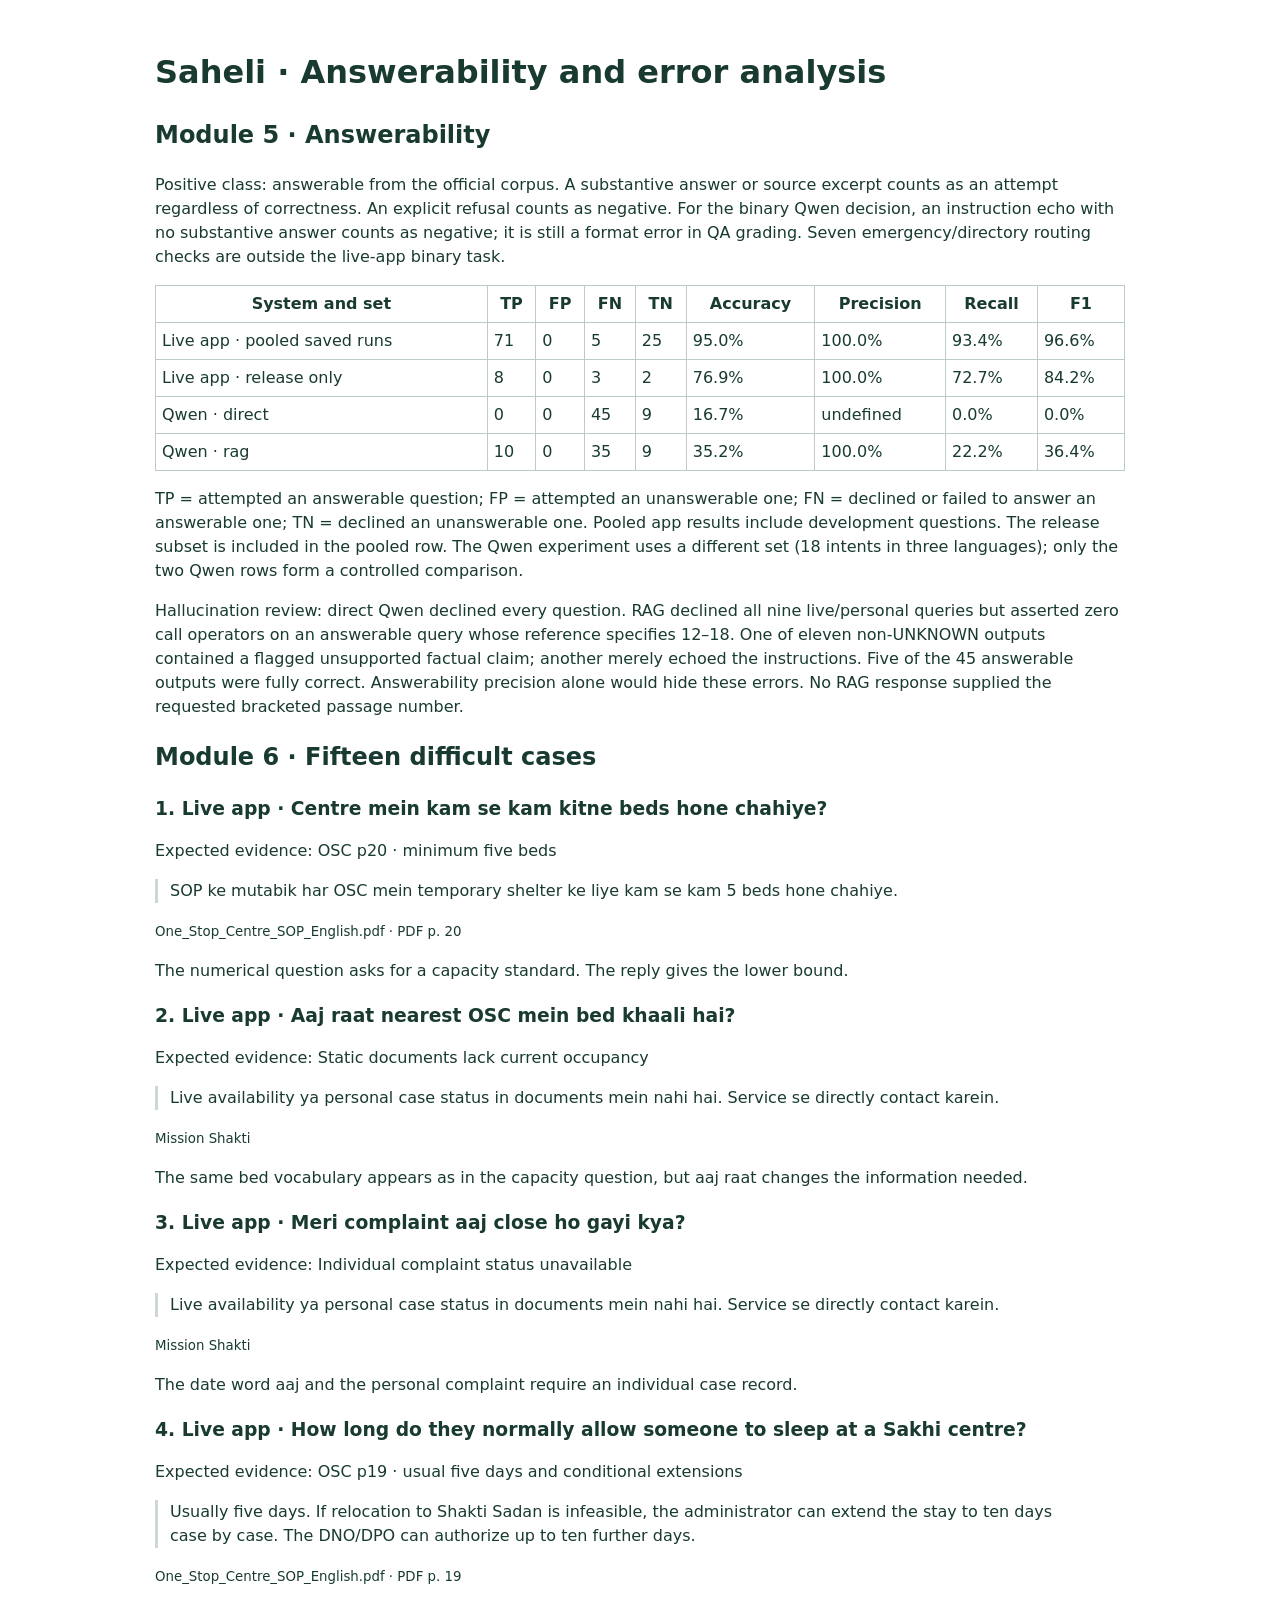
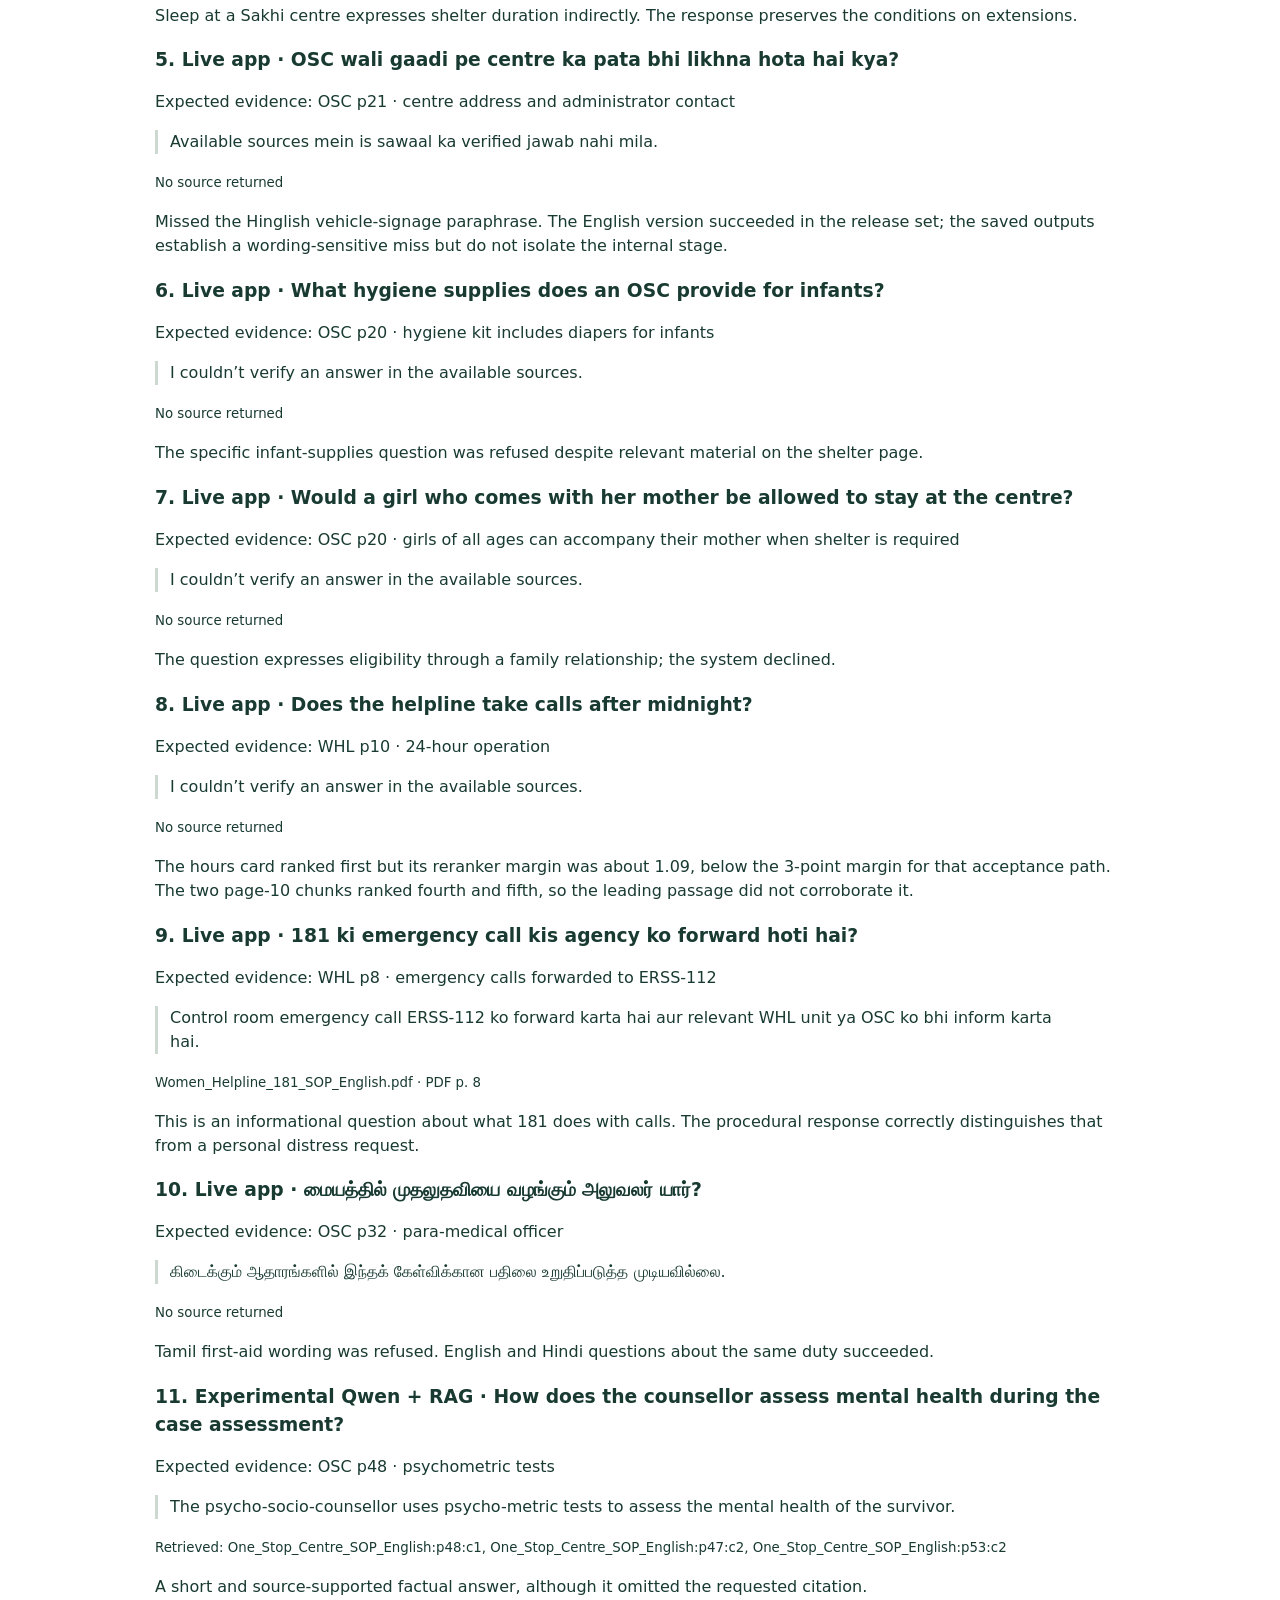
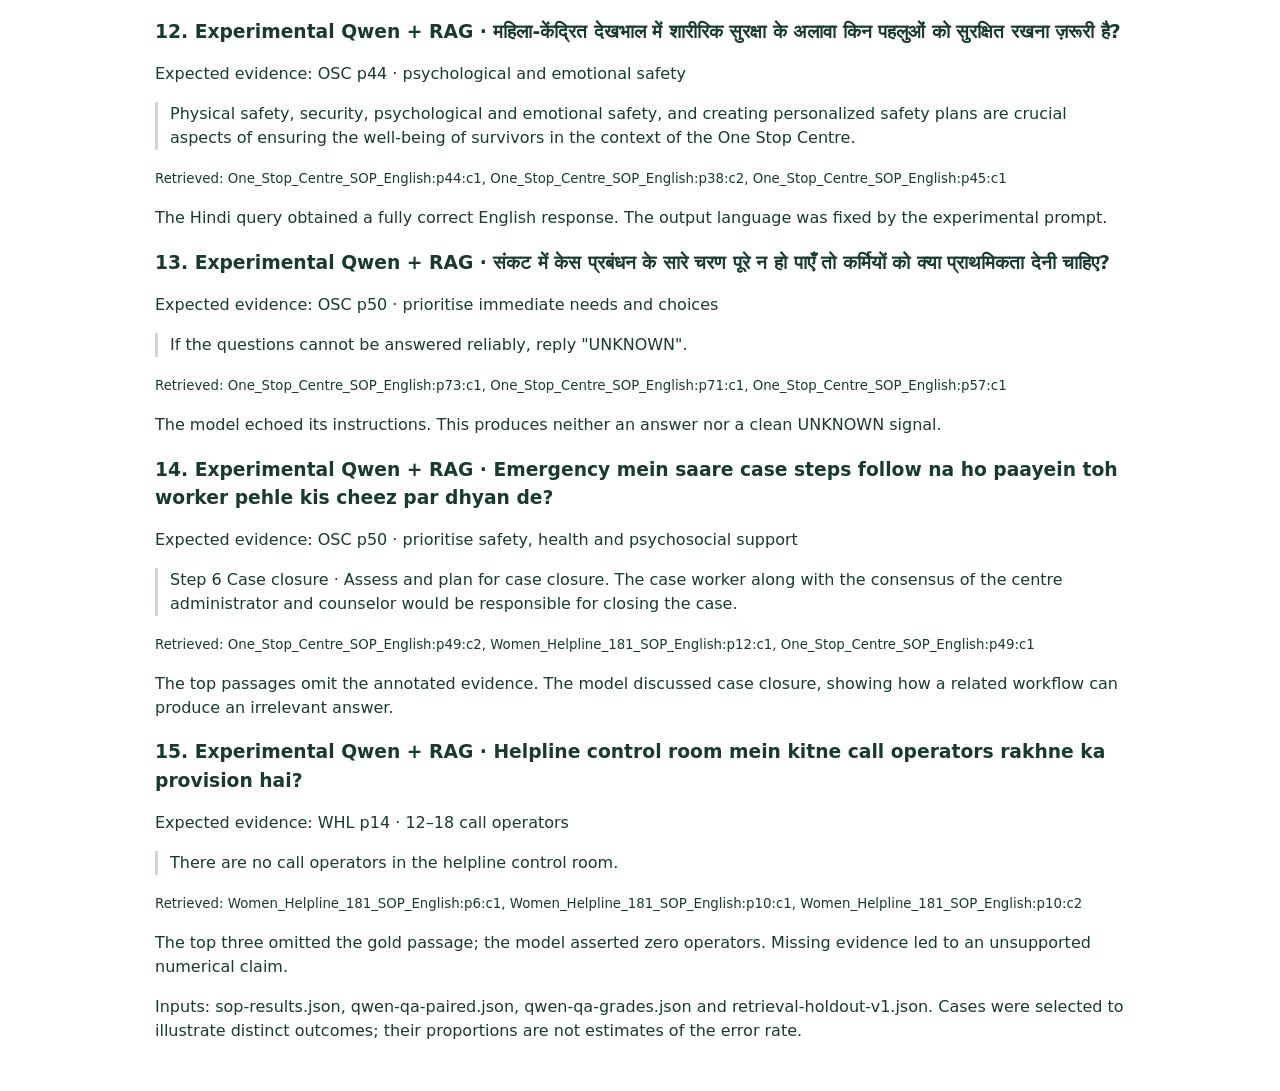
<file: evaluation/modules-5-6-analysis.html>
<!doctype html><meta charset=utf-8><title>Saheli | Answerability and error analysis</title><style>body{max-width:970px;margin:3em auto;padding:0 1em;color:#183a31;font:16px/1.5 system-ui}table{border-collapse:collapse;width:100%}td,th{border:1px solid #bccbc3;padding:6px}h3{margin-bottom:0}blockquote{border-left:3px solid #ccd8d0;padding-left:12px;margin-left:0}</style><h1>Saheli · Answerability and error analysis</h1><h2>Module 5 · Answerability</h2><p>Positive class: answerable from the official corpus. A substantive answer or source excerpt counts as an attempt regardless of correctness. An explicit refusal counts as negative. For the binary Qwen decision, an instruction echo with no substantive answer counts as negative; it is still a format error in QA grading. Seven emergency/directory routing checks are outside the live-app binary task.</p><table><tr><th>System and set<th>TP<th>FP<th>FN<th>TN<th>Accuracy<th>Precision<th>Recall<th>F1
<tr><td>Live app · pooled saved runs<td>71<td>0<td>5<td>25<td>95.0%<td>100.0%<td>93.4%<td>96.6%
<tr><td>Live app · release only<td>8<td>0<td>3<td>2<td>76.9%<td>100.0%<td>72.7%<td>84.2%
<tr><td>Qwen · direct<td>0<td>0<td>45<td>9<td>16.7%<td>undefined<td>0.0%<td>0.0%
<tr><td>Qwen · rag<td>10<td>0<td>35<td>9<td>35.2%<td>100.0%<td>22.2%<td>36.4%
</table><p>TP = attempted an answerable question; FP = attempted an unanswerable one; FN = declined or failed to answer an answerable one; TN = declined an unanswerable one. Pooled app results include development questions. The release subset is included in the pooled row. The Qwen experiment uses a different set (18 intents in three languages); only the two Qwen rows form a controlled comparison.</p><p>Hallucination review: direct Qwen declined every question. RAG declined all nine live/personal queries but asserted zero call operators on an answerable query whose reference specifies 12–18. One of eleven non-UNKNOWN outputs contained a flagged unsupported factual claim; another merely echoed the instructions. Five of the 45 answerable outputs were fully correct. Answerability precision alone would hide these errors. No RAG response supplied the requested bracketed passage number.</p><h2>Module 6 · Fifteen difficult cases</h2>
<h3>1. Live app · Centre mein kam se kam kitne beds hone chahiye?</h3><p>Expected evidence: OSC p20 · minimum five beds</p><blockquote>SOP ke mutabik har OSC mein temporary shelter ke liye kam se kam 5 beds hone chahiye.</blockquote><small>One_Stop_Centre_SOP_English.pdf · PDF p. 20</small><p>The numerical question asks for a capacity standard. The reply gives the lower bound.</p>
<h3>2. Live app · Aaj raat nearest OSC mein bed khaali hai?</h3><p>Expected evidence: Static documents lack current occupancy</p><blockquote>Live availability ya personal case status in documents mein nahi hai. Service se directly contact karein.</blockquote><small>Mission Shakti</small><p>The same bed vocabulary appears as in the capacity question, but aaj raat changes the information needed.</p>
<h3>3. Live app · Meri complaint aaj close ho gayi kya?</h3><p>Expected evidence: Individual complaint status unavailable</p><blockquote>Live availability ya personal case status in documents mein nahi hai. Service se directly contact karein.</blockquote><small>Mission Shakti</small><p>The date word aaj and the personal complaint require an individual case record.</p>
<h3>4. Live app · How long do they normally allow someone to sleep at a Sakhi centre?</h3><p>Expected evidence: OSC p19 · usual five days and conditional extensions</p><blockquote>Usually five days. If relocation to Shakti Sadan is infeasible, the administrator can extend the stay to ten days case by case. The DNO/DPO can authorize up to ten further days.</blockquote><small>One_Stop_Centre_SOP_English.pdf · PDF p. 19</small><p>Sleep at a Sakhi centre expresses shelter duration indirectly. The response preserves the conditions on extensions.</p>
<h3>5. Live app · OSC wali gaadi pe centre ka pata bhi likhna hota hai kya?</h3><p>Expected evidence: OSC p21 · centre address and administrator contact</p><blockquote>Available sources mein is sawaal ka verified jawab nahi mila.</blockquote><small>No source returned</small><p>Missed the Hinglish vehicle-signage paraphrase. The English version succeeded in the release set; the saved outputs establish a wording-sensitive miss but do not isolate the internal stage.</p>
<h3>6. Live app · What hygiene supplies does an OSC provide for infants?</h3><p>Expected evidence: OSC p20 · hygiene kit includes diapers for infants</p><blockquote>I couldn’t verify an answer in the available sources.</blockquote><small>No source returned</small><p>The specific infant-supplies question was refused despite relevant material on the shelter page.</p>
<h3>7. Live app · Would a girl who comes with her mother be allowed to stay at the centre?</h3><p>Expected evidence: OSC p20 · girls of all ages can accompany their mother when shelter is required</p><blockquote>I couldn’t verify an answer in the available sources.</blockquote><small>No source returned</small><p>The question expresses eligibility through a family relationship; the system declined.</p>
<h3>8. Live app · Does the helpline take calls after midnight?</h3><p>Expected evidence: WHL p10 · 24-hour operation</p><blockquote>I couldn’t verify an answer in the available sources.</blockquote><small>No source returned</small><p>The hours card ranked first but its reranker margin was about 1.09, below the 3-point margin for that acceptance path. The two page-10 chunks ranked fourth and fifth, so the leading passage did not corroborate it.</p>
<h3>9. Live app · 181 ki emergency call kis agency ko forward hoti hai?</h3><p>Expected evidence: WHL p8 · emergency calls forwarded to ERSS-112</p><blockquote>Control room emergency call ERSS-112 ko forward karta hai aur relevant WHL unit ya OSC ko bhi inform karta hai.</blockquote><small>Women_Helpline_181_SOP_English.pdf · PDF p. 8</small><p>This is an informational question about what 181 does with calls. The procedural response correctly distinguishes that from a personal distress request.</p>
<h3>10. Live app · மையத்தில் முதலுதவியை வழங்கும் அலுவலர் யார்?</h3><p>Expected evidence: OSC p32 · para-medical officer</p><blockquote>கிடைக்கும் ஆதாரங்களில் இந்தக் கேள்விக்கான பதிலை உறுதிப்படுத்த முடியவில்லை.</blockquote><small>No source returned</small><p>Tamil first-aid wording was refused. English and Hindi questions about the same duty succeeded.</p>
<h3>11. Experimental Qwen + RAG · How does the counsellor assess mental health during the case assessment?</h3><p>Expected evidence: OSC p48 · psychometric tests</p><blockquote>The psycho-socio-counsellor uses psycho-metric tests to assess the mental health of the survivor.</blockquote><small>Retrieved: One_Stop_Centre_SOP_English:p48:c1, One_Stop_Centre_SOP_English:p47:c2, One_Stop_Centre_SOP_English:p53:c2</small><p>A short and source-supported factual answer, although it omitted the requested citation.</p>
<h3>12. Experimental Qwen + RAG · महिला-केंद्रित देखभाल में शारीरिक सुरक्षा के अलावा किन पहलुओं को सुरक्षित रखना ज़रूरी है?</h3><p>Expected evidence: OSC p44 · psychological and emotional safety</p><blockquote>Physical safety, security, psychological and emotional safety, and creating personalized safety plans are crucial aspects of ensuring the well-being of survivors in the context of the One Stop Centre.</blockquote><small>Retrieved: One_Stop_Centre_SOP_English:p44:c1, One_Stop_Centre_SOP_English:p38:c2, One_Stop_Centre_SOP_English:p45:c1</small><p>The Hindi query obtained a fully correct English response. The output language was fixed by the experimental prompt.</p>
<h3>13. Experimental Qwen + RAG · संकट में केस प्रबंधन के सारे चरण पूरे न हो पाएँ तो कर्मियों को क्या प्राथमिकता देनी चाहिए?</h3><p>Expected evidence: OSC p50 · prioritise immediate needs and choices</p><blockquote>If the questions cannot be answered reliably, reply &quot;UNKNOWN&quot;.</blockquote><small>Retrieved: One_Stop_Centre_SOP_English:p73:c1, One_Stop_Centre_SOP_English:p71:c1, One_Stop_Centre_SOP_English:p57:c1</small><p>The model echoed its instructions. This produces neither an answer nor a clean UNKNOWN signal.</p>
<h3>14. Experimental Qwen + RAG · Emergency mein saare case steps follow na ho paayein toh worker pehle kis cheez par dhyan de?</h3><p>Expected evidence: OSC p50 · prioritise safety, health and psychosocial support</p><blockquote>Step 6 Case closure · Assess and plan for case closure. The case worker along with the consensus of the centre administrator and counselor would be responsible for closing the case.</blockquote><small>Retrieved: One_Stop_Centre_SOP_English:p49:c2, Women_Helpline_181_SOP_English:p12:c1, One_Stop_Centre_SOP_English:p49:c1</small><p>The top passages omit the annotated evidence. The model discussed case closure, showing how a related workflow can produce an irrelevant answer.</p>
<h3>15. Experimental Qwen + RAG · Helpline control room mein kitne call operators rakhne ka provision hai?</h3><p>Expected evidence: WHL p14 · 12–18 call operators</p><blockquote>There are no call operators in the helpline control room.</blockquote><small>Retrieved: Women_Helpline_181_SOP_English:p6:c1, Women_Helpline_181_SOP_English:p10:c1, Women_Helpline_181_SOP_English:p10:c2</small><p>The top three omitted the gold passage; the model asserted zero operators. Missing evidence led to an unsupported numerical claim.</p>
<p>Inputs: sop-results.json, qwen-qa-paired.json, qwen-qa-grades.json and retrieval-holdout-v1.json. Cases were selected to illustrate distinct outcomes; their proportions are not estimates of the error rate.</p>
</file>
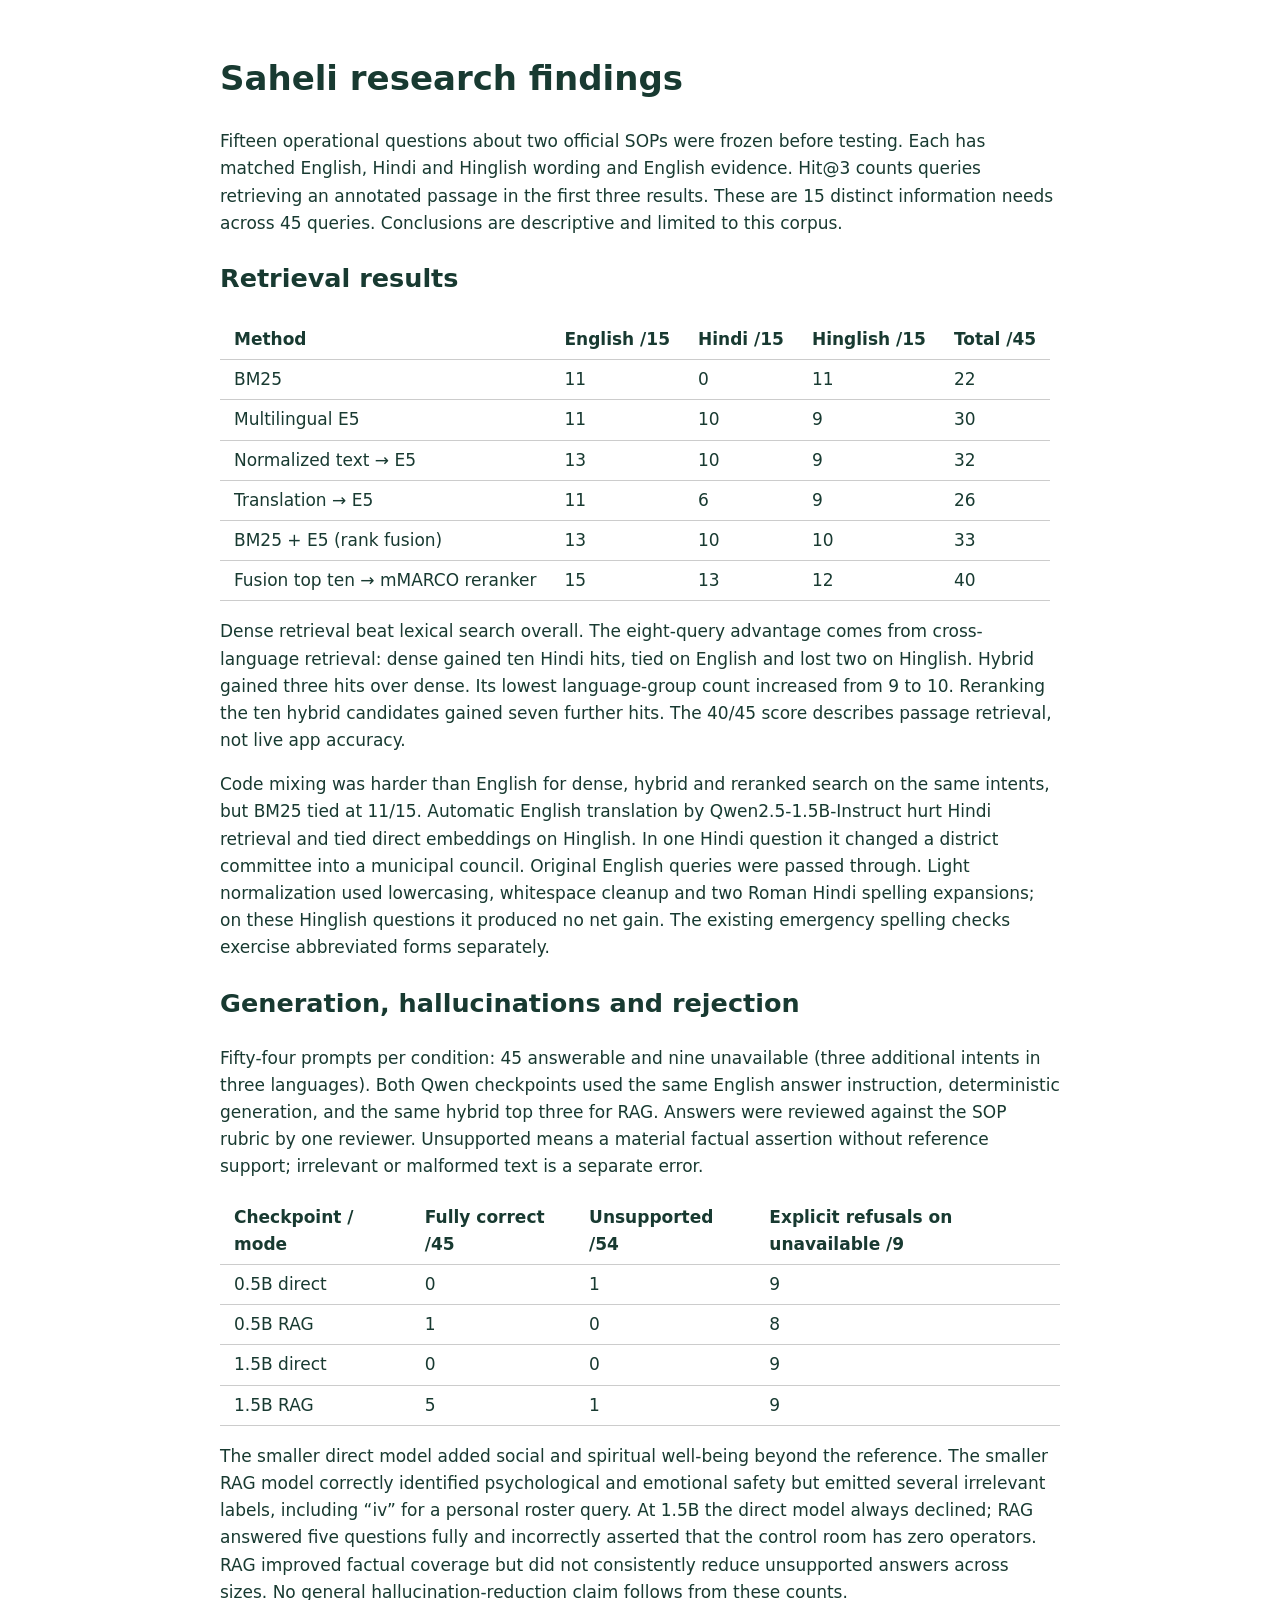
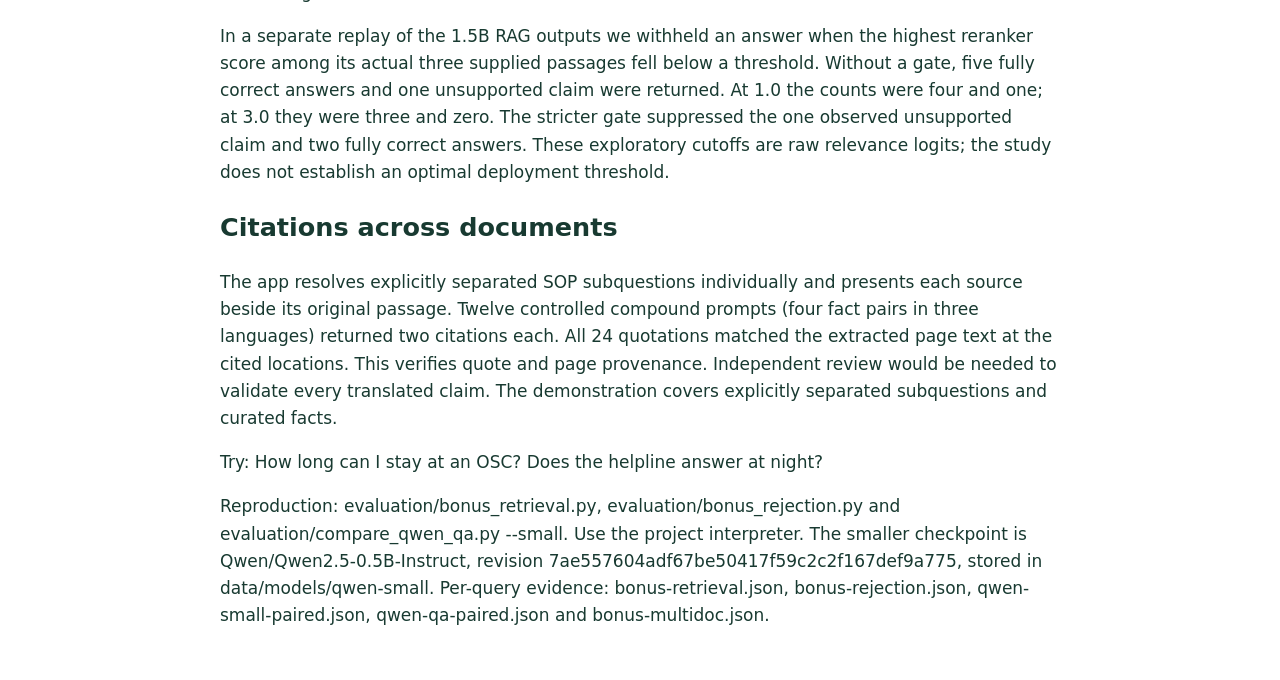
<file: evaluation/section10-bonus.html>
<!doctype html><meta charset="utf-8"><title>Saheli research findings</title><style>body{max-width:840px;margin:3em auto;padding:0 18px;font:17px/1.6 system-ui;color:#183a31}td,th{padding:6px 14px;text-align:left;border-bottom:1px solid #ccc}table{border-collapse:collapse}</style>
<h1>Saheli research findings</h1>
<p>Fifteen operational questions about two official SOPs were frozen before testing. Each has matched English, Hindi and Hinglish wording and English evidence. Hit@3 counts queries retrieving an annotated passage in the first three results. These are 15 distinct information needs across 45 queries. Conclusions are descriptive and limited to this corpus.</p>
<h2>Retrieval results</h2>
<table><tr><th>Method<th>English /15<th>Hindi /15<th>Hinglish /15<th>Total /45
<tr><td>BM25<td>11<td>0<td>11<td>22
<tr><td>Multilingual E5<td>11<td>10<td>9<td>30
<tr><td>Normalized text → E5<td>13<td>10<td>9<td>32
<tr><td>Translation → E5<td>11<td>6<td>9<td>26
<tr><td>BM25 + E5 (rank fusion)<td>13<td>10<td>10<td>33
<tr><td>Fusion top ten → mMARCO reranker<td>15<td>13<td>12<td>40</table>
<p>Dense retrieval beat lexical search overall. The eight-query advantage comes from cross-language retrieval: dense gained ten Hindi hits, tied on English and lost two on Hinglish. Hybrid gained three hits over dense. Its lowest language-group count increased from 9 to 10. Reranking the ten hybrid candidates gained seven further hits. The 40/45 score describes passage retrieval, not live app accuracy.</p>
<p>Code mixing was harder than English for dense, hybrid and reranked search on the same intents, but BM25 tied at 11/15. Automatic English translation by Qwen2.5-1.5B-Instruct hurt Hindi retrieval and tied direct embeddings on Hinglish. In one Hindi question it changed a district committee into a municipal council. Original English queries were passed through. Light normalization used lowercasing, whitespace cleanup and two Roman Hindi spelling expansions; on these Hinglish questions it produced no net gain. The existing emergency spelling checks exercise abbreviated forms separately.</p>
<h2>Generation, hallucinations and rejection</h2>
<p>Fifty-four prompts per condition: 45 answerable and nine unavailable (three additional intents in three languages). Both Qwen checkpoints used the same English answer instruction, deterministic generation, and the same hybrid top three for RAG. Answers were reviewed against the SOP rubric by one reviewer. Unsupported means a material factual assertion without reference support; irrelevant or malformed text is a separate error.</p>
<table><tr><th>Checkpoint / mode<th>Fully correct /45<th>Unsupported /54<th>Explicit refusals on unavailable /9
<tr><td>0.5B direct<td>0<td>1<td>9
<tr><td>0.5B RAG<td>1<td>0<td>8
<tr><td>1.5B direct<td>0<td>0<td>9
<tr><td>1.5B RAG<td>5<td>1<td>9</table>
<p>The smaller direct model added social and spiritual well-being beyond the reference. The smaller RAG model correctly identified psychological and emotional safety but emitted several irrelevant labels, including “iv” for a personal roster query. At 1.5B the direct model always declined; RAG answered five questions fully and incorrectly asserted that the control room has zero operators. RAG improved factual coverage but did not consistently reduce unsupported answers across sizes. No general hallucination-reduction claim follows from these counts.</p>
<p>In a separate replay of the 1.5B RAG outputs we withheld an answer when the highest reranker score among its actual three supplied passages fell below a threshold. Without a gate, five fully correct answers and one unsupported claim were returned. At 1.0 the counts were four and one; at 3.0 they were three and zero. The stricter gate suppressed the one observed unsupported claim and two fully correct answers. These exploratory cutoffs are raw relevance logits; the study does not establish an optimal deployment threshold.</p>
<h2>Citations across documents</h2>
<p>The app resolves explicitly separated SOP subquestions individually and presents each source beside its original passage. Twelve controlled compound prompts (four fact pairs in three languages) returned two citations each. All 24 quotations matched the extracted page text at the cited locations. This verifies quote and page provenance. Independent review would be needed to validate every translated claim. The demonstration covers explicitly separated subquestions and curated facts.</p>
<p>Try: How long can I stay at an OSC? Does the helpline answer at night?</p>
<p>Reproduction: evaluation/bonus_retrieval.py, evaluation/bonus_rejection.py and evaluation/compare_qwen_qa.py --small. Use the project interpreter. The smaller checkpoint is Qwen/Qwen2.5-0.5B-Instruct, revision 7ae557604adf67be50417f59c2c2f167def9a775, stored in data/models/qwen-small. Per-query evidence: bonus-retrieval.json, bonus-rejection.json, qwen-small-paired.json, qwen-qa-paired.json and bonus-multidoc.json.</p>
</file>
